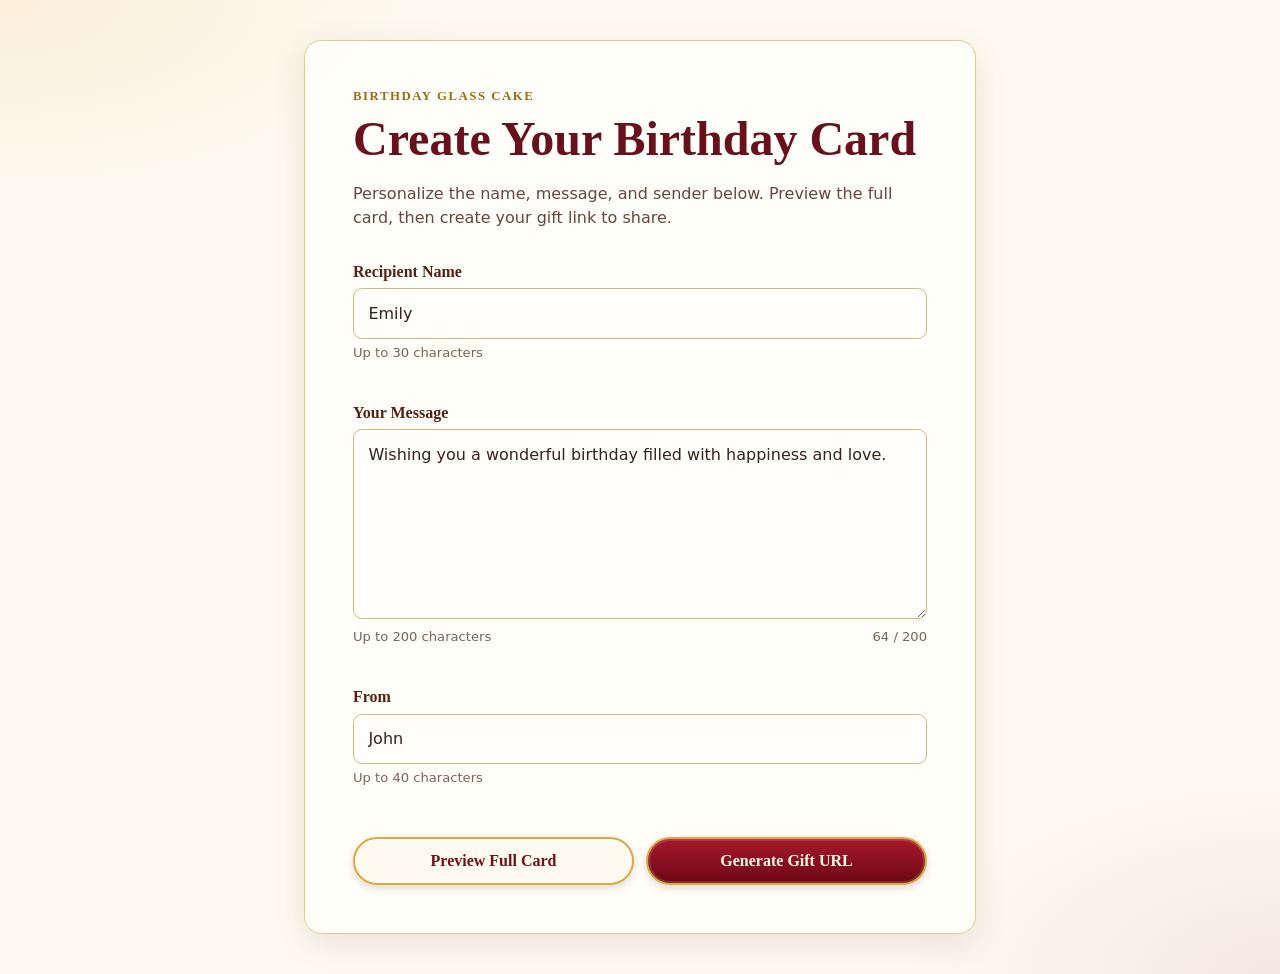
<file: customize/index.html>
<!doctype html>
<html lang="en">
  <head>
    <meta charset="UTF-8" />
    <meta name="viewport" content="width=device-width, initial-scale=1" />
    <meta name="theme-color" content="#fffaf1" />
    <title>Create Your Birthday Card</title>
    <link rel="stylesheet" href="styles.css" />
  </head>
  <body>
    <main class="customizer">
      <section class="customizer-card" aria-labelledby="pageTitle">
        <p class="eyebrow">Birthday Glass Cake</p>
        <h1 id="pageTitle">Create Your Birthday Card</h1>
        <p class="intro">Personalize the name, message, and sender below. Preview the full card, then create your gift link to share.</p>

        <form id="customizationForm" novalidate>
          <div class="field-group">
            <label for="recipientName">Recipient Name</label>
            <input id="recipientName" name="recipientName" type="text" autocomplete="name" aria-describedby="recipientHelp recipientError" />
            <p class="field-help" id="recipientHelp">Up to 30 characters</p>
            <p class="field-error" id="recipientError" aria-live="polite"></p>
          </div>

          <div class="field-group">
            <label for="message">Your Message</label>
            <textarea id="message" name="message" rows="7" aria-describedby="messageHelp messageError messageCount"></textarea>
            <div class="field-meta"><span id="messageHelp">Up to 200 characters</span><span id="messageCount" aria-live="polite">0 / 200</span></div>
            <p class="field-error" id="messageError" aria-live="polite"></p>
          </div>

          <div class="field-group">
            <label for="senderName">From</label>
            <input id="senderName" name="senderName" type="text" autocomplete="name" aria-describedby="senderHelp senderError" />
            <p class="field-help" id="senderHelp">Up to 40 characters</p>
            <p class="field-error" id="senderError" aria-live="polite"></p>
          </div>

          <div class="actions">
            <button class="button button-secondary" id="previewButton" type="button">Preview Full Card</button>
            <button class="button" id="generateButton" type="button">Generate Gift URL</button>
          </div>
        </form>

        <section class="gift-link-section" id="giftLinkSection" hidden aria-labelledby="giftLinkHeading">
          <h2 id="giftLinkHeading">Your Gift Link</h2>
          <p>Anyone with the generated link can open the card. Please avoid including private or sensitive information in your message.</p>
          <label class="sr-only" for="giftLink">Generated gift link</label>
          <input id="giftLink" type="url" readonly />
          <div class="actions gift-actions">
            <button class="button button-secondary" id="copyButton" type="button">Copy Gift Link</button>
            <button class="button" id="openButton" type="button">Open Finished Card</button>
          </div>
          <p class="status" id="copyStatus" role="status"></p>
        </section>
      </section>
    </main>
    <script src="script.js"></script>
  </body>
</html>
</file>
<file: customize/styles.css>
:root {
  color: #40231d;
  background: #fffaf1;
  font-family: Georgia, "Times New Roman", serif;
}

* { box-sizing: border-box; }
body { min-width: 0; margin: 0; }
button, input, textarea { font: inherit; }

.customizer {
  min-height: 100dvh;
  padding: 2.5rem 1rem;
  background:
    radial-gradient(ellipse 50% 30% at 0 0, rgba(239, 207, 160, 0.28), transparent 72%),
    radial-gradient(ellipse 40% 28% at 100% 100%, rgba(127, 13, 29, 0.08), transparent 74%),
    #fffaf1;
}
.customizer-card {
  width: min(100%, 42rem);
  margin: 0 auto;
  padding: clamp(1.5rem, 5vw, 3rem);
  border: 1px solid #dfc98e;
  border-radius: 1.1rem;
  background: rgba(255, 254, 249, 0.94);
  box-shadow: 0 10px 35px rgba(92, 48, 26, 0.12);
}
.eyebrow { margin: 0 0 .55rem; color: #9d6a16; font-size: .8rem; font-weight: bold; letter-spacing: .12em; text-transform: uppercase; }
h1, h2 { color: #68101c; }
h1 { margin: 0; font-size: clamp(2rem, 7vw, 3rem); line-height: 1.1; }
h2 { margin: 0 0 .7rem; font-size: 1.4rem; }
.intro { max-width: 35rem; margin: 1rem 0 2rem; color: #64473e; font-family: system-ui, sans-serif; font-size: 1rem; line-height: 1.55; }

.field-group { margin: 0 0 1.35rem; }
label { display: block; margin-bottom: .45rem; color: #542116; font-weight: bold; }
input, textarea {
  width: 100%;
  border: 1px solid #cdb882;
  border-radius: .55rem;
  padding: .8rem .9rem;
  color: #35221c;
  background: #fffefa;
  font-family: system-ui, sans-serif;
  font-size: 1rem;
  line-height: 1.45;
}
textarea { min-height: 10rem; resize: vertical; }
input:focus, textarea:focus { outline: 3px solid rgba(176, 122, 29, .25); border-color: #a86e14; }
.field-help, .field-meta { margin: .38rem 0 0; color: #78655a; font-family: system-ui, sans-serif; font-size: .82rem; }
.field-meta { display: flex; justify-content: space-between; gap: 1rem; }
.field-error { min-height: 1.1rem; margin: .3rem 0 0; color: #9d1225; font-family: system-ui, sans-serif; font-size: .86rem; }
.field-group.has-error input, .field-group.has-error textarea { border-color: #a20f21; }

.actions { display: flex; flex-wrap: wrap; gap: .75rem; margin-top: 1.8rem; }
.button {
  min-height: 3rem;
  flex: 1 1 12rem;
  border: 2px solid #d9ab42;
  border-radius: 999px;
  padding: .7rem 1rem;
  color: #fff8e9;
  background: linear-gradient(#a6192c, #6d0713);
  box-shadow: inset 0 0 0 2px rgba(255,255,255,.15), 0 3px 8px rgba(79,18,20,.16);
  cursor: pointer;
  font-weight: bold;
}
.button-secondary { color: #6f101c; background: #fffaf0; }
.button:hover { filter: brightness(1.06); }
.button:active { transform: translateY(1px); }
.button:focus-visible { outline: 3px solid #a86e14; outline-offset: 3px; }

.gift-link-section { margin-top: 2.2rem; padding-top: 1.8rem; border-top: 1px solid #e3d2a8; }
.gift-link-section p { color: #64473e; font-family: system-ui, sans-serif; font-size: .93rem; line-height: 1.5; }
#giftLink { margin-top: .45rem; font-size: .88rem; }
.gift-actions { margin-top: .9rem; }
.status { min-height: 1.4rem; margin: .75rem 0 0; color: #25633d !important; font-weight: bold; }
.sr-only { position: absolute; width: 1px; height: 1px; overflow: hidden; clip: rect(0, 0, 0, 0); white-space: nowrap; }
@media (max-width: 30rem) {
  .customizer { padding: 1rem .7rem; }
  .customizer-card { border-radius: .8rem; }
  .actions .button { flex-basis: 100%; }
}
</file>
